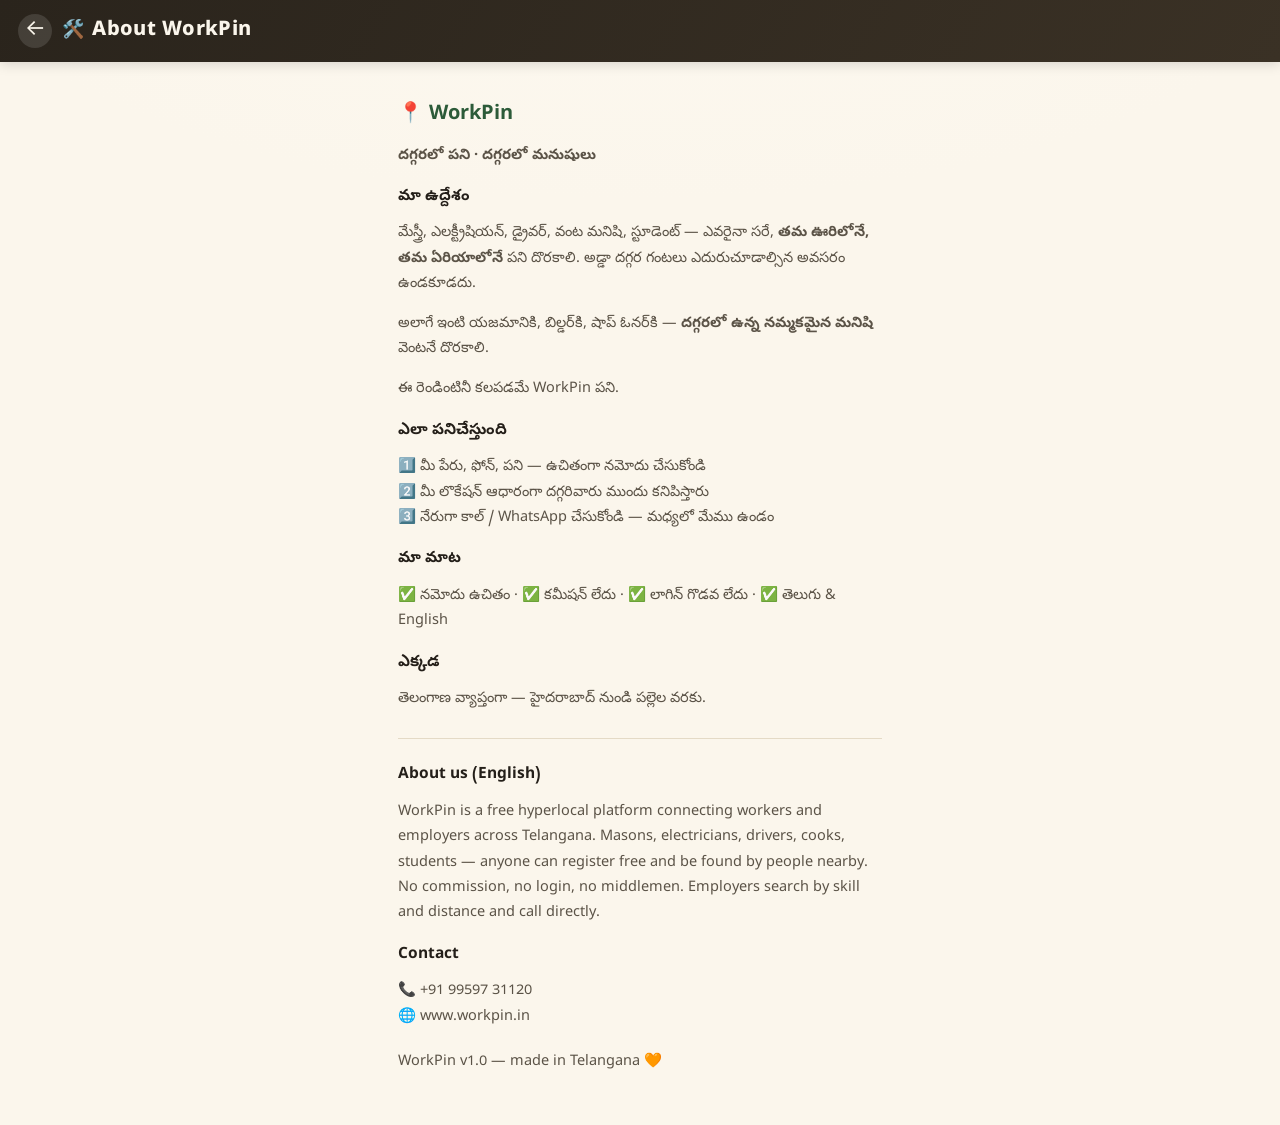
<file: about.html>
<!DOCTYPE html>
<html lang="te">
<head>
<meta charset="UTF-8">
<meta name="viewport" content="width=device-width, initial-scale=1.0">
<title>About WorkPin</title>
<link rel="stylesheet" href="assets/style.css">
<link rel="manifest" href="manifest.json">
<meta name="theme-color" content="#2C5B39">
<link rel="apple-touch-icon" href="assets/icons/icon-192.png">
<link rel="icon" href="assets/icons/icon-192.png">
</head>
<body>

<div class="topbar">
  <a class="back" href="settings.html">←</a>
  <div class="brand">About WorkPin</div>
</div>

<div class="wrap legal">

  <h2>📍 WorkPin</h2>
  <p><b>దగ్గరలో పని · దగ్గరలో మనుషులు</b></p>

  <h3>మా ఉద్దేశం</h3>
  <p>మేస్త్రీ, ఎలక్ట్రీషియన్, డ్రైవర్, వంట మనిషి, స్టూడెంట్ — ఎవరైనా సరే, <b>తమ ఊరిలోనే, తమ ఏరియాలోనే</b> పని దొరకాలి. అడ్డా దగ్గర గంటలు ఎదురుచూడాల్సిన అవసరం ఉండకూడదు.</p>
  <p>అలాగే ఇంటి యజమానికి, బిల్డర్‌కి, షాప్ ఓనర్‌కి — <b>దగ్గరలో ఉన్న నమ్మకమైన మనిషి</b> వెంటనే దొరకాలి.</p>
  <p>ఈ రెండింటినీ కలపడమే WorkPin పని.</p>

  <h3>ఎలా పనిచేస్తుంది</h3>
  <p>1️⃣ మీ పేరు, ఫోన్, పని — ఉచితంగా నమోదు చేసుకోండి<br>
     2️⃣ మీ లొకేషన్ ఆధారంగా దగ్గరివారు ముందు కనిపిస్తారు<br>
     3️⃣ నేరుగా కాల్ / WhatsApp చేసుకోండి — మధ్యలో మేము ఉండం</p>

  <h3>మా మాట</h3>
  <p>✅ నమోదు ఉచితం · ✅ కమీషన్ లేదు · ✅ లాగిన్ గొడవ లేదు · ✅ తెలుగు & English</p>

  <h3>ఎక్కడ</h3>
  <p>తెలంగాణ వ్యాప్తంగా — హైదరాబాద్ నుండి పల్లెల వరకు.</p>

  <hr>

  <h3>About us (English)</h3>
  <p>WorkPin is a free hyperlocal platform connecting workers and employers across Telangana. Masons, electricians, drivers, cooks, students — anyone can register free and be found by people nearby. No commission, no login, no middlemen. Employers search by skill and distance and call directly.</p>

  <h3>Contact</h3>
  <p>📞 +91 99597 31120<br>🌐 www.workpin.in</p>

  <p class="note" style="margin-top:20px">WorkPin v1.0 — made in Telangana 🧡</p>

</div>

<script src="assets/data.js"></script>
</body>
</html>
</file>
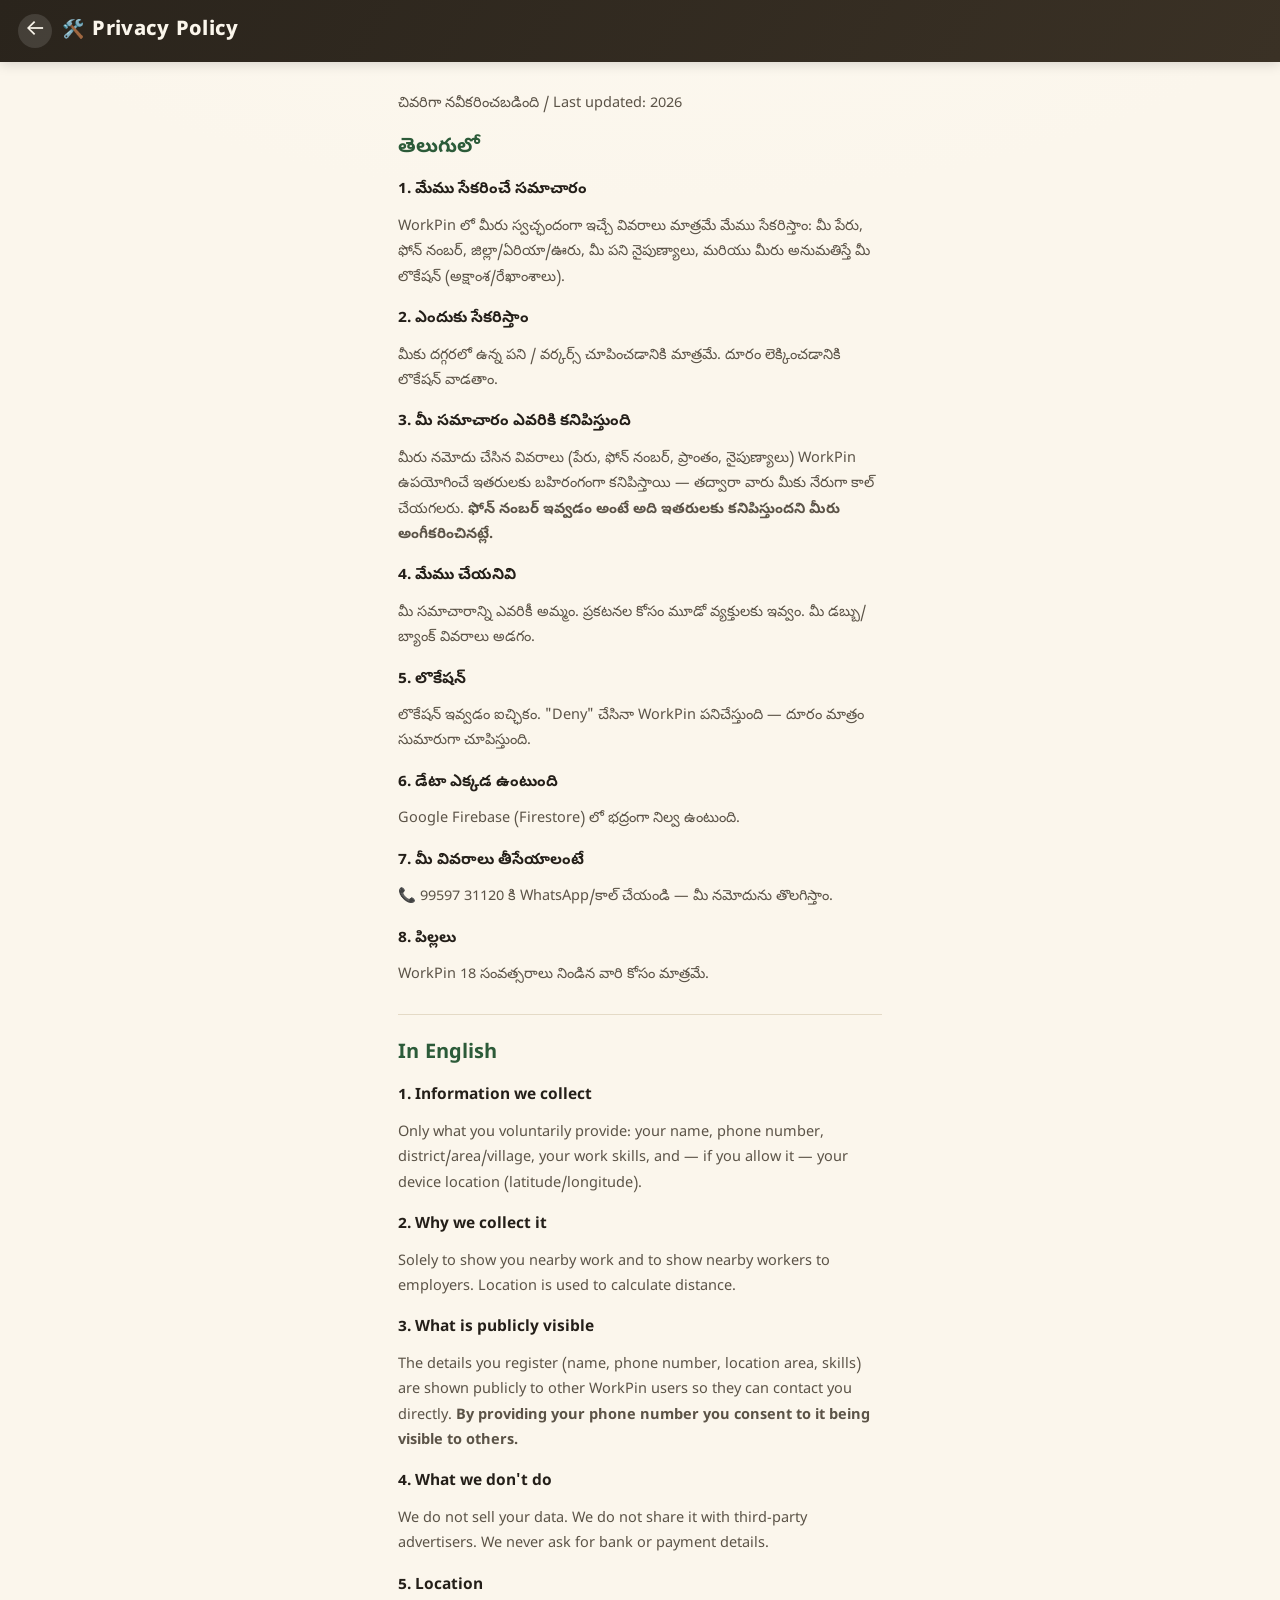
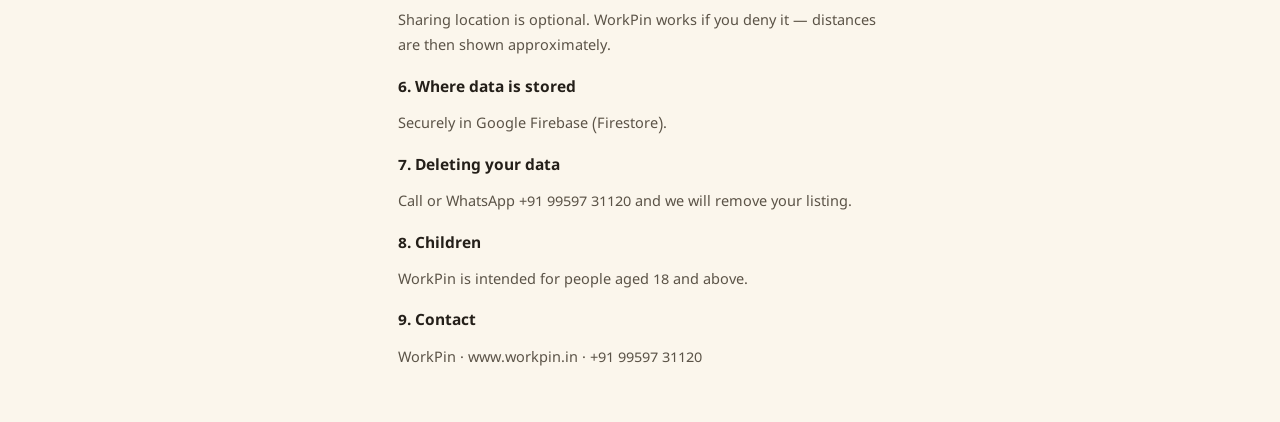
<file: privacy.html>
<!DOCTYPE html>
<html lang="te">
<head>
<meta charset="UTF-8">
<meta name="viewport" content="width=device-width, initial-scale=1.0">
<title>Privacy Policy | WorkPin</title>
<link rel="stylesheet" href="assets/style.css">
<link rel="manifest" href="manifest.json">
<meta name="theme-color" content="#2C5B39">
<link rel="apple-touch-icon" href="assets/icons/icon-192.png">
<link rel="icon" href="assets/icons/icon-192.png">
</head>
<body>

<div class="topbar">
  <a class="back" href="settings.html">←</a>
  <div class="brand">Privacy Policy</div>
</div>

<div class="wrap legal">

  <p class="note">చివరిగా నవీకరించబడింది / Last updated: 2026</p>

  <h2>తెలుగులో</h2>

  <h3>1. మేము సేకరించే సమాచారం</h3>
  <p>WorkPin లో మీరు స్వచ్ఛందంగా ఇచ్చే వివరాలు మాత్రమే మేము సేకరిస్తాం: మీ పేరు, ఫోన్ నంబర్, జిల్లా/ఏరియా/ఊరు, మీ పని నైపుణ్యాలు, మరియు మీరు అనుమతిస్తే మీ లొకేషన్ (అక్షాంశ/రేఖాంశాలు).</p>

  <h3>2. ఎందుకు సేకరిస్తాం</h3>
  <p>మీకు దగ్గరలో ఉన్న పని / వర్కర్స్ చూపించడానికి మాత్రమే. దూరం లెక్కించడానికి లొకేషన్ వాడతాం.</p>

  <h3>3. మీ సమాచారం ఎవరికి కనిపిస్తుంది</h3>
  <p>మీరు నమోదు చేసిన వివరాలు (పేరు, ఫోన్ నంబర్, ప్రాంతం, నైపుణ్యాలు) WorkPin ఉపయోగించే ఇతరులకు బహిరంగంగా కనిపిస్తాయి — తద్వారా వారు మీకు నేరుగా కాల్ చేయగలరు. <b>ఫోన్ నంబర్ ఇవ్వడం అంటే అది ఇతరులకు కనిపిస్తుందని మీరు అంగీకరించినట్లే.</b></p>

  <h3>4. మేము చేయనివి</h3>
  <p>మీ సమాచారాన్ని ఎవరికీ అమ్మం. ప్రకటనల కోసం మూడో వ్యక్తులకు ఇవ్వం. మీ డబ్బు/బ్యాంక్ వివరాలు అడగం.</p>

  <h3>5. లొకేషన్</h3>
  <p>లొకేషన్ ఇవ్వడం ఐచ్ఛికం. "Deny" చేసినా WorkPin పనిచేస్తుంది — దూరం మాత్రం సుమారుగా చూపిస్తుంది.</p>

  <h3>6. డేటా ఎక్కడ ఉంటుంది</h3>
  <p>Google Firebase (Firestore) లో భద్రంగా నిల్వ ఉంటుంది.</p>

  <h3>7. మీ వివరాలు తీసేయాలంటే</h3>
  <p>📞 99597 31120 కి WhatsApp/కాల్ చేయండి — మీ నమోదును తొలగిస్తాం.</p>

  <h3>8. పిల్లలు</h3>
  <p>WorkPin 18 సంవత్సరాలు నిండిన వారి కోసం మాత్రమే.</p>

  <hr>

  <h2>In English</h2>

  <h3>1. Information we collect</h3>
  <p>Only what you voluntarily provide: your name, phone number, district/area/village, your work skills, and — if you allow it — your device location (latitude/longitude).</p>

  <h3>2. Why we collect it</h3>
  <p>Solely to show you nearby work and to show nearby workers to employers. Location is used to calculate distance.</p>

  <h3>3. What is publicly visible</h3>
  <p>The details you register (name, phone number, location area, skills) are shown publicly to other WorkPin users so they can contact you directly. <b>By providing your phone number you consent to it being visible to others.</b></p>

  <h3>4. What we don't do</h3>
  <p>We do not sell your data. We do not share it with third-party advertisers. We never ask for bank or payment details.</p>

  <h3>5. Location</h3>
  <p>Sharing location is optional. WorkPin works if you deny it — distances are then shown approximately.</p>

  <h3>6. Where data is stored</h3>
  <p>Securely in Google Firebase (Firestore).</p>

  <h3>7. Deleting your data</h3>
  <p>Call or WhatsApp +91 99597 31120 and we will remove your listing.</p>

  <h3>8. Children</h3>
  <p>WorkPin is intended for people aged 18 and above.</p>

  <h3>9. Contact</h3>
  <p>WorkPin · www.workpin.in · +91 99597 31120</p>

</div>

<script src="assets/data.js"></script>
</body>
</html>
</file>
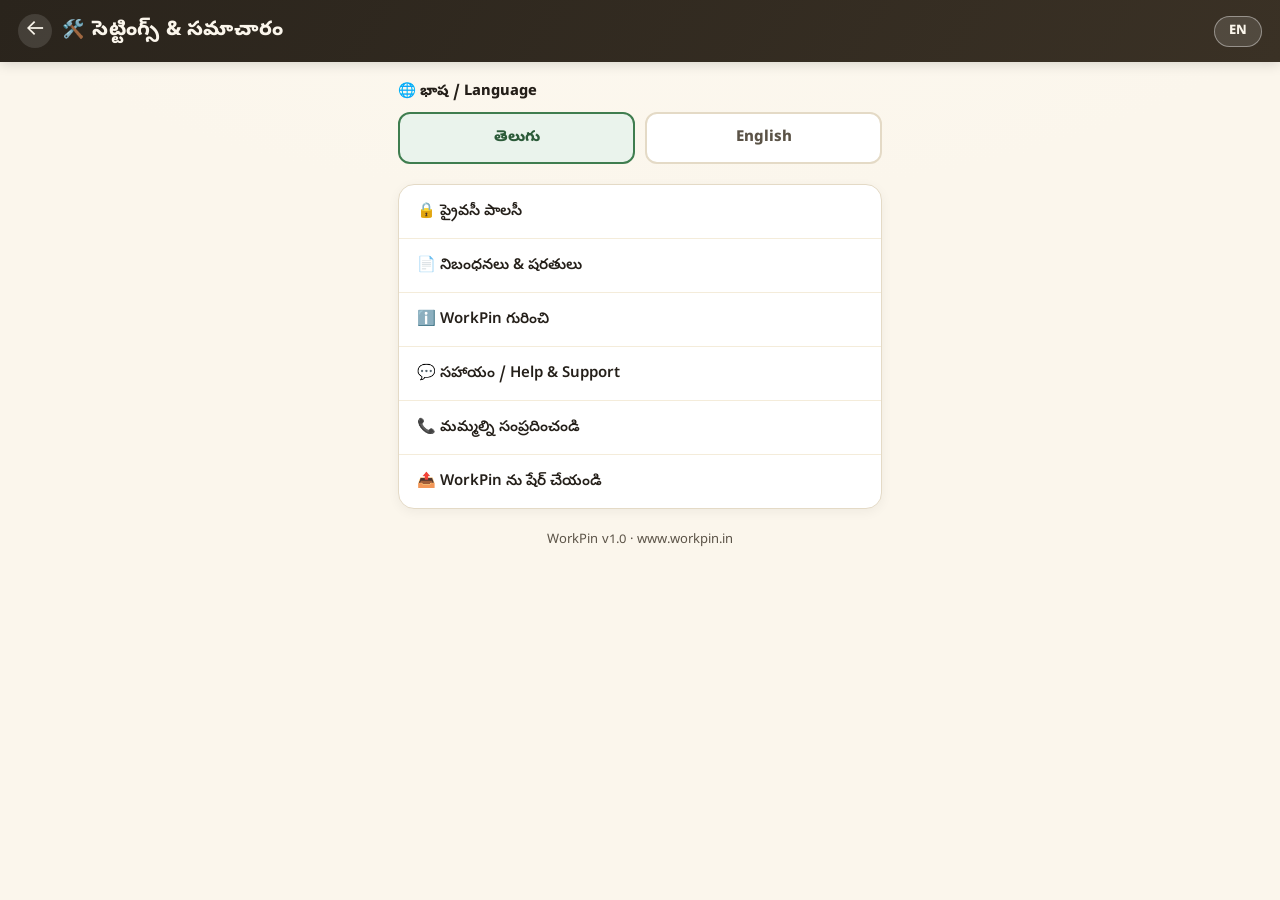
<file: settings.html>
<!DOCTYPE html>
<html lang="te">
<head>
<meta charset="UTF-8">
<meta name="viewport" content="width=device-width, initial-scale=1.0">
<title>Settings | WorkPin</title>
<link rel="stylesheet" href="assets/style.css">
<!-- PWA: ఫోన్ హోమ్ స్క్రీన్‌లో app లాగా install అవ్వడానికి -->
<link rel="manifest" href="manifest.json">
<meta name="theme-color" content="#2C5B39">
<meta name="mobile-web-app-capable" content="yes">
<meta name="apple-mobile-web-app-capable" content="yes">
<meta name="apple-mobile-web-app-status-bar-style" content="default">
<meta name="apple-mobile-web-app-title" content="WorkPin">
<link rel="apple-touch-icon" href="assets/icons/icon-192.png">
<link rel="icon" href="assets/icons/icon-192.png">
</head>
<body>

<div class="topbar">
  <a class="back" href="index.html">←</a>
  <div class="brand" data-i="settings_title"></div>
  <button class="lang-toggle" id="langToggle" onclick="toggleLang()">EN</button>
</div>

<div class="wrap">

  <!-- భాష మార్చడం -->
  <div class="set-group">
    <div class="set-label" data-i="lang_setting"></div>
    <div class="lang-row">
      <button class="langbtn" id="btnTe" onclick="pickLang('te')">తెలుగు</button>
      <button class="langbtn" id="btnEn" onclick="pickLang('en')">English</button>
    </div>
  </div>

  <!-- లింక్‌లు -->
  <div class="set-list">
    <a href="privacy.html" data-i="s_privacy"></a>
    <a href="terms.html" data-i="s_terms"></a>
    <a href="about.html" data-i="s_about"></a>
    <a id="helpLink" target="_blank" data-i="s_help"></a>
    <a id="contactLink" data-i="s_contact"></a>
    <a id="shareLink" target="_blank" data-i="s_share"></a>
  </div>

  <p class="note" style="text-align:center;margin-top:22px">WorkPin v1.0 · www.workpin.in</p>
</div>

<script src="assets/data.js"></script>
<script>
if(!getLang()) setLang('te');
applyLang();

// ప్రస్తుత భాషను highlight చేయి
function markLang(){
  const l = getLang() || 'te';
  document.getElementById('btnTe').classList.toggle('on', l==='te');
  document.getElementById('btnEn').classList.toggle('on', l==='en');
}
markLang();

function pickLang(l){
  setLang(l);
  location.reload();
}

// Help & Contact — మీ WhatsApp/ఫోన్ కి
const num = (typeof OWNER_WHATSAPP!=='undefined' && OWNER_WHATSAPP) ? OWNER_WHATSAPP : '';
if(num){
  document.getElementById('helpLink').href = `https://wa.me/${num}?text=${encodeURIComponent('WorkPin సహాయం కావాలి')}`;
  document.getElementById('contactLink').href = `tel:+${num}`;
}
// App share
document.getElementById('shareLink').href = 'https://wa.me/?text=' + encodeURIComponent(t('share_app_msg'));
</script>
<script>
// Service worker register — offline support + home screen install
if('serviceWorker' in navigator){
  window.addEventListener('load', ()=>{
    navigator.serviceWorker.register('sw.js').catch(()=>{});
  });
}
</script>
</body>
</html>
</file>
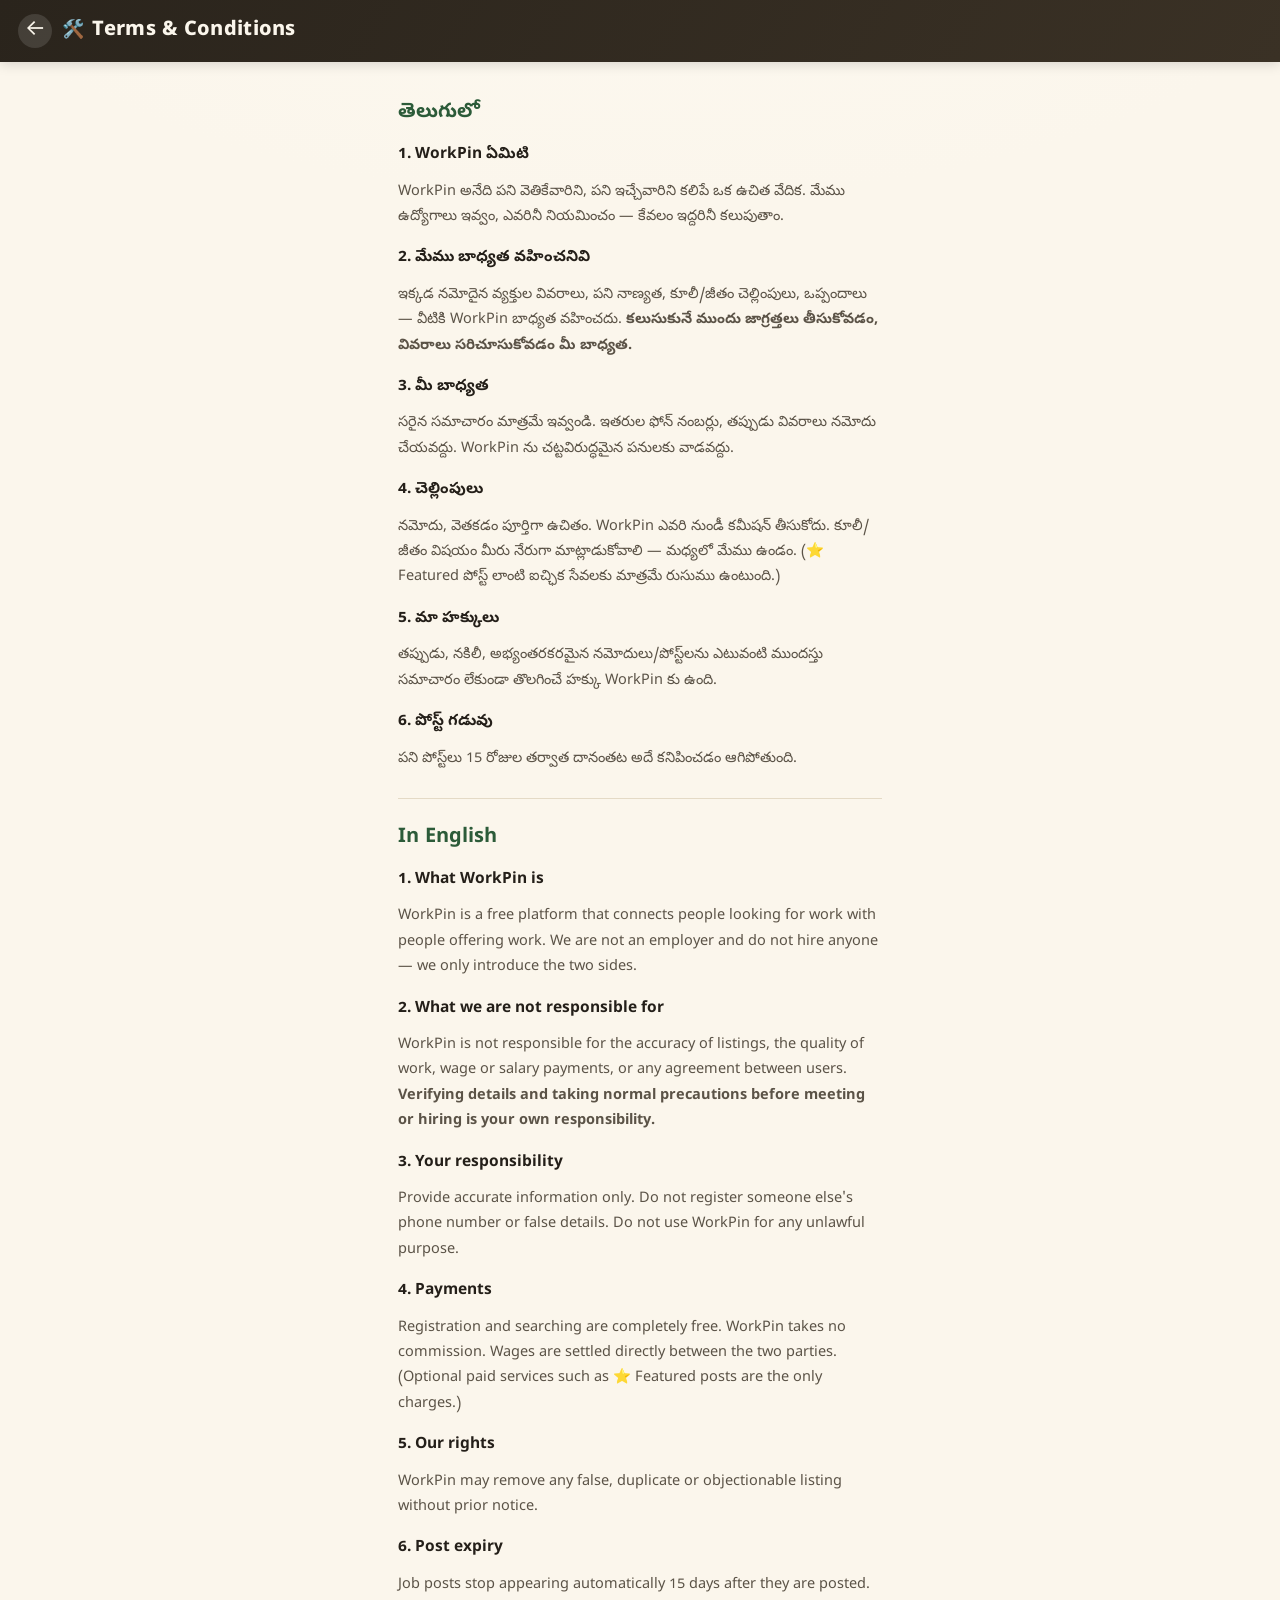
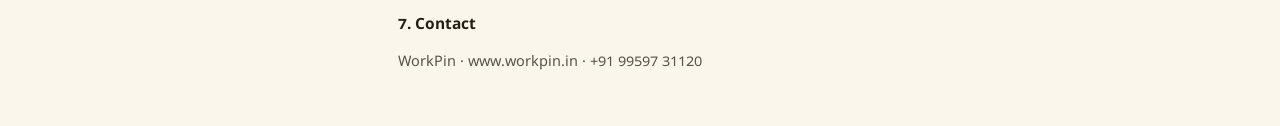
<file: terms.html>
<!DOCTYPE html>
<html lang="te">
<head>
<meta charset="UTF-8">
<meta name="viewport" content="width=device-width, initial-scale=1.0">
<title>Terms & Conditions | WorkPin</title>
<link rel="stylesheet" href="assets/style.css">
<link rel="manifest" href="manifest.json">
<meta name="theme-color" content="#2C5B39">
<link rel="apple-touch-icon" href="assets/icons/icon-192.png">
<link rel="icon" href="assets/icons/icon-192.png">
</head>
<body>

<div class="topbar">
  <a class="back" href="settings.html">←</a>
  <div class="brand">Terms & Conditions</div>
</div>

<div class="wrap legal">

  <h2>తెలుగులో</h2>

  <h3>1. WorkPin ఏమిటి</h3>
  <p>WorkPin అనేది పని వెతికేవారిని, పని ఇచ్చేవారిని కలిపే ఒక ఉచిత వేదిక. మేము ఉద్యోగాలు ఇవ్వం, ఎవరినీ నియమించం — కేవలం ఇద్దరినీ కలుపుతాం.</p>

  <h3>2. మేము బాధ్యత వహించనివి</h3>
  <p>ఇక్కడ నమోదైన వ్యక్తుల వివరాలు, పని నాణ్యత, కూలీ/జీతం చెల్లింపులు, ఒప్పందాలు — వీటికి WorkPin బాధ్యత వహించదు. <b>కలుసుకునే ముందు జాగ్రత్తలు తీసుకోవడం, వివరాలు సరిచూసుకోవడం మీ బాధ్యత.</b></p>

  <h3>3. మీ బాధ్యత</h3>
  <p>సరైన సమాచారం మాత్రమే ఇవ్వండి. ఇతరుల ఫోన్ నంబర్లు, తప్పుడు వివరాలు నమోదు చేయవద్దు. WorkPin ను చట్టవిరుద్ధమైన పనులకు వాడవద్దు.</p>

  <h3>4. చెల్లింపులు</h3>
  <p>నమోదు, వెతకడం పూర్తిగా ఉచితం. WorkPin ఎవరి నుండీ కమీషన్ తీసుకోదు. కూలీ/జీతం విషయం మీరు నేరుగా మాట్లాడుకోవాలి — మధ్యలో మేము ఉండం. (⭐ Featured పోస్ట్ లాంటి ఐచ్ఛిక సేవలకు మాత్రమే రుసుము ఉంటుంది.)</p>

  <h3>5. మా హక్కులు</h3>
  <p>తప్పుడు, నకిలీ, అభ్యంతరకరమైన నమోదులు/పోస్ట్‌లను ఎటువంటి ముందస్తు సమాచారం లేకుండా తొలగించే హక్కు WorkPin కు ఉంది.</p>

  <h3>6. పోస్ట్ గడువు</h3>
  <p>పని పోస్ట్‌లు 15 రోజుల తర్వాత దానంతట అదే కనిపించడం ఆగిపోతుంది.</p>

  <hr>

  <h2>In English</h2>

  <h3>1. What WorkPin is</h3>
  <p>WorkPin is a free platform that connects people looking for work with people offering work. We are not an employer and do not hire anyone — we only introduce the two sides.</p>

  <h3>2. What we are not responsible for</h3>
  <p>WorkPin is not responsible for the accuracy of listings, the quality of work, wage or salary payments, or any agreement between users. <b>Verifying details and taking normal precautions before meeting or hiring is your own responsibility.</b></p>

  <h3>3. Your responsibility</h3>
  <p>Provide accurate information only. Do not register someone else's phone number or false details. Do not use WorkPin for any unlawful purpose.</p>

  <h3>4. Payments</h3>
  <p>Registration and searching are completely free. WorkPin takes no commission. Wages are settled directly between the two parties. (Optional paid services such as ⭐ Featured posts are the only charges.)</p>

  <h3>5. Our rights</h3>
  <p>WorkPin may remove any false, duplicate or objectionable listing without prior notice.</p>

  <h3>6. Post expiry</h3>
  <p>Job posts stop appearing automatically 15 days after they are posted.</p>

  <h3>7. Contact</h3>
  <p>WorkPin · www.workpin.in · +91 99597 31120</p>

</div>

<script src="assets/data.js"></script>
</body>
</html>
</file>
<file: assets/style.css>
/* WorkPin — shared styles (v2, polished)
   Palette: warm cream, deep green (worker), terracotta (employer), sun gold accents */
@import url('https://fonts.googleapis.com/css2?family=Noto+Sans+Telugu:wght@400;600;700;800&family=Inter:wght@400;600;700;800&display=swap');

:root{
  --cream:#FBF6EC;
  --cream-deep:#F4ECDA;
  --ink:#241F19;
  --ink-soft:#5B5347;
  --green:#3F7D4F;
  --green-dark:#2C5B39;
  --green-glow:rgba(63,125,79,.25);
  --terracotta:#C1682E;
  --terracotta-dark:#9C5223;
  --terra-glow:rgba(193,104,46,.25);
  --sun:#E8A93B;
  --line:#E4DAC6;
  --card:#FFFFFF;
  --radius:18px;
}

*{box-sizing:border-box}
html,body{margin:0;padding:0}
body{
  background:
    radial-gradient(1200px 500px at 50% -100px, #FDF9F0 0%, var(--cream) 60%),
    var(--cream);
  color:var(--ink);
  font-family:'Noto Sans Telugu','Inter',sans-serif;
  min-height:100vh;
  -webkit-tap-highlight-color:transparent;
}

.wrap{max-width:520px;margin:0 auto;padding:20px 18px 40px}

/* ---------- Top bar ---------- */
.topbar{
  display:flex;align-items:center;gap:10px;
  padding:14px 18px;
  background:linear-gradient(120deg,#2A241C 0%,#3A3125 100%);
  color:var(--cream);
  position:sticky;top:0;z-index:20;
  box-shadow:0 2px 12px rgba(0,0,0,.15);
}
.topbar .brand{
  font-weight:800;font-size:20px;letter-spacing:.3px;
  display:flex;align-items:center;gap:8px;
}
.topbar .brand::before{content:"🛠️";font-size:18px}
.topbar a.back{
  color:var(--cream);text-decoration:none;font-size:22px;line-height:1;
  width:34px;height:34px;display:flex;align-items:center;justify-content:center;
  border-radius:50%;background:rgba(255,255,255,.12);
}

h1{font-size:26px;font-weight:800;margin:10px 0 6px;line-height:1.32}
h2{font-size:18px;font-weight:700;margin:24px 0 10px}
p.sub{color:var(--ink-soft);font-size:15px;margin:0 0 20px;line-height:1.6}

/* ---------- Home hero ---------- */
.hero{
  text-align:left;padding:6px 0 4px;
}
.hero .halo{
  font-size:13px;font-weight:700;color:var(--green-dark);
  background:#EAF3EC;border:1px solid #CFE3D4;
  display:inline-flex;align-items:center;gap:6px;
  padding:6px 12px;border-radius:999px;margin-bottom:10px;
}

/* ---------- Path cards ---------- */
.path-card{
  display:flex;align-items:center;gap:16px;
  border-radius:22px;
  padding:22px 18px;
  margin-bottom:16px;
  text-decoration:none;
  color:#fff;
  position:relative;
  overflow:hidden;
  box-shadow:0 10px 24px rgba(0,0,0,.10);
  transition:transform .15s ease, box-shadow .15s ease;
}
.path-card:active{transform:scale(.98)}
.path-card::after{
  content:"→";
  position:absolute;right:16px;top:50%;transform:translateY(-50%);
  font-size:22px;opacity:.85;
}
.path-card::before{
  content:"";
  position:absolute;right:-40px;top:-40px;width:140px;height:140px;
  border-radius:50%;background:rgba(255,255,255,.10);
}
.path-card .icon{
  font-size:34px;line-height:1;
  width:62px;height:62px;flex:0 0 62px;
  display:flex;align-items:center;justify-content:center;
  background:rgba(255,255,255,.16);
  border-radius:18px;
  box-shadow:inset 0 0 0 1.5px rgba(255,255,255,.25);
}
.path-card .txt{padding-right:26px}
.path-card .txt b{display:block;font-size:19px;font-weight:800;margin-bottom:3px}
.path-card .txt span{display:block;font-size:13.5px;opacity:.94;line-height:1.5}
.path-card.worker{background:linear-gradient(135deg,#4A8F5C 0%,var(--green-dark) 100%)}
.path-card.employer{background:linear-gradient(135deg,#D07835 0%,var(--terracotta-dark) 100%)}

/* ---------- Stats strip ---------- */
.stats{
  display:flex;gap:10px;margin:6px 0 20px;
}
.stats .stat{
  flex:1;background:var(--card);
  border:1px solid var(--line);border-radius:16px;
  padding:14px 10px;text-align:center;
  box-shadow:0 3px 10px rgba(0,0,0,.04);
}
.stats .stat b{display:block;font-size:22px;color:var(--green-dark)}
.stats .stat:last-child b{color:var(--terracotta-dark)}
.stats .stat span{font-size:12px;color:var(--ink-soft);font-weight:600}

.mini-links{display:flex;gap:10px;margin-top:8px}
.mini-links a{
  flex:1;text-align:center;padding:14px 10px;border-radius:14px;
  background:var(--card);border:1px solid var(--line);
  color:var(--ink);text-decoration:none;font-size:14px;font-weight:700;
  box-shadow:0 3px 10px rgba(0,0,0,.04);
  transition:transform .12s ease;
}
.mini-links a:active{transform:scale(.97)}

/* ---------- Forms ---------- */
label{display:block;font-size:14px;font-weight:700;margin:18px 0 7px;color:var(--ink)}
input[type=text],input[type=tel],select,textarea{
  width:100%;padding:14px;border-radius:14px;border:1.5px solid var(--line);
  background:#fff;font-size:16px;font-family:inherit;color:var(--ink);
  box-shadow:0 1px 4px rgba(0,0,0,.03) inset;
  transition:border-color .15s ease, box-shadow .15s ease;
}
input:focus,select:focus,textarea:focus{
  outline:none;border-color:var(--sun);
  box-shadow:0 0 0 3px rgba(232,169,59,.25);
}
textarea{resize:vertical;min-height:70px}
select{
  appearance:none;-webkit-appearance:none;
  background-image:url("data:image/svg+xml;charset=UTF-8,%3Csvg xmlns='http://www.w3.org/2000/svg' width='14' height='9' viewBox='0 0 14 9'%3E%3Cpath d='M1 1l6 6 6-6' stroke='%235B5347' stroke-width='2' fill='none' stroke-linecap='round'/%3E%3C/svg%3E");
  background-repeat:no-repeat;background-position:right 14px center;
  padding-right:38px;
}

.chips{display:flex;flex-wrap:wrap;gap:8px;margin-top:8px}
.chip{
  padding:9px 15px;border-radius:999px;border:1.5px solid var(--line);
  background:#fff;font-size:14px;cursor:pointer;user-select:none;color:var(--ink);
  transition:all .12s ease;
  box-shadow:0 2px 5px rgba(0,0,0,.03);
}
.chip:active{transform:scale(.95)}
.chip.on{
  background:linear-gradient(135deg,#4A8F5C,var(--green-dark));
  border-color:var(--green-dark);color:#fff;font-weight:700;
  box-shadow:0 3px 10px var(--green-glow);
}
.group-label{font-size:13.5px;font-weight:800;color:var(--ink-soft);margin:18px 0 4px;letter-spacing:.2px}

.btn{
  display:block;width:100%;text-align:center;padding:16px;border-radius:16px;
  border:none;font-size:16.5px;font-weight:800;cursor:pointer;margin-top:24px;
  font-family:inherit;color:#fff;
  transition:transform .12s ease, box-shadow .12s ease;
}
.btn.green{background:linear-gradient(135deg,#4A8F5C,var(--green-dark));box-shadow:0 8px 20px var(--green-glow)}
.btn.terracotta{background:linear-gradient(135deg,#D07835,var(--terracotta-dark));box-shadow:0 8px 20px var(--terra-glow)}
.btn.locbtn{
  background:#fff;color:var(--green-dark);
  border:1.5px dashed var(--green);
  box-shadow:none;margin-top:4px;padding:13px;font-size:15px;
}
.btn.locbtn:disabled{opacity:.6}
.btn:active{transform:scale(.98)}

.note{font-size:13px;color:var(--ink-soft);margin-top:10px;line-height:1.6}

/* ---------- Listing cards ---------- */
.filters{display:flex;gap:8px;margin-bottom:16px;flex-wrap:wrap}
.filters select{flex:1;min-width:120px}

.locbox{
  background:var(--card);border:1px solid var(--line);border-radius:16px;
  padding:14px;margin-bottom:16px;box-shadow:0 3px 10px rgba(0,0,0,.04);
}
.locbox .row{display:flex;gap:8px;margin-top:10px}
.locbox select{flex:1}
.locstatus{font-size:13px;color:var(--ink-soft);display:flex;align-items:center;gap:6px;line-height:1.5}

.card{
  background:var(--card);border:1px solid var(--line);border-radius:18px;
  padding:16px;margin-bottom:14px;
  box-shadow:0 4px 14px rgba(0,0,0,.05);
  animation:cardIn .25s ease both;
}
@keyframes cardIn{
  from{opacity:0;transform:translateY(8px)}
  to{opacity:1;transform:none}
}
.card b.name{font-size:17px;display:block}
.card .place{color:var(--ink-soft);font-size:14px;margin-top:3px;line-height:1.5}
.card .tags{display:flex;flex-wrap:wrap;gap:6px;margin-top:10px}
.card .tag{
  background:var(--cream);border:1px solid var(--line);border-radius:999px;
  padding:5px 11px;font-size:12.5px;font-weight:600;
}
.card .actions{display:flex;gap:10px;margin-top:14px}
.card .actions a{
  flex:1;text-align:center;padding:12px;border-radius:12px;text-decoration:none;
  font-weight:800;font-size:14px;
  transition:transform .12s ease;
}
.card .actions a:active{transform:scale(.96)}
.card .call{background:linear-gradient(135deg,#4A8F5C,var(--green-dark));color:#fff;box-shadow:0 4px 12px var(--green-glow)}
.card .wa{
  background:#25D366;color:#fff;box-shadow:0 4px 12px rgba(37,211,102,.3);
  display:flex;align-items:center;justify-content:center;gap:7px;
}
.card .wa svg{flex:0 0 auto;display:block}
.card .map{
  background:#fff;color:var(--ink);border:1.5px solid var(--line);
  box-shadow:0 2px 8px rgba(0,0,0,.05);
}
.card .share{
  background:var(--cream-deep);color:var(--ink);border:1.5px solid var(--line);
  box-shadow:0 2px 8px rgba(0,0,0,.05);
}
.card .actions + .actions{margin-top:8px}
.card .del{background:#B3261E;color:#fff;flex:0 0 auto;padding:11px 16px}

.dist{
  display:inline-block;margin-top:9px;font-size:13px;font-weight:800;
  color:var(--green-dark);background:#EAF3EC;border:1px solid #CFE3D4;
  padding:5px 12px;border-radius:999px;
}
.dist.far{color:var(--terracotta-dark);background:#FBEEE3;border-color:#F0DCC8}

.empty{
  text-align:center;padding:48px 20px;color:var(--ink-soft);line-height:1.7;
}
.empty .big{font-size:44px;display:block;margin-bottom:12px}

.toast{
  position:fixed;bottom:24px;left:50%;transform:translateX(-50%);
  background:var(--ink);color:#fff;padding:13px 22px;border-radius:14px;
  font-size:14px;font-weight:600;box-shadow:0 8px 24px rgba(0,0,0,.25);z-index:50;
  max-width:90%;text-align:center;
  animation:toastIn .2s ease both;
}
@keyframes toastIn{
  from{opacity:0;transform:translate(-50%,10px)}
  to{opacity:1;transform:translate(-50%,0)}
}

.loading{text-align:center;padding:36px;color:var(--ink-soft)}

/* ---------- Smart Skill Search ---------- */
.search-wrap{
  position:relative;
  margin-bottom:14px;
}
.search-box{
  position:relative;
  display:flex;align-items:center;
}
.search-box input{
  width:100%;
  padding:14px 44px 14px 16px;
  border-radius:999px;
  border:1.5px solid var(--line);
  background:#fff;
  font-size:15.5px;font-family:inherit;color:var(--ink);
  box-shadow:0 3px 12px rgba(0,0,0,.05);
  transition:border-color .15s ease, box-shadow .15s ease;
}
.search-box input:focus{
  outline:none;border-color:var(--sun);
  box-shadow:0 0 0 3px rgba(232,169,59,.22), 0 3px 12px rgba(0,0,0,.05);
}
.search-clear{
  position:absolute;right:8px;top:50%;transform:translateY(-50%);
  width:32px;height:32px;border-radius:50%;
  border:none;background:var(--cream-deep);color:var(--ink-soft);
  font-size:14px;font-weight:800;cursor:pointer;
  display:none;align-items:center;justify-content:center;
  font-family:inherit;
  transition:transform .12s ease;
}
.search-clear:active{transform:translateY(-50%) scale(.9)}
.search-clear.show{display:flex}

/* Suggestions dropdown */
.suggestions{
  position:absolute;left:0;right:0;top:calc(100% + 6px);
  background:#fff;border:1px solid var(--line);border-radius:16px;
  box-shadow:0 10px 28px rgba(0,0,0,.12);
  z-index:30;overflow:hidden;
  display:none;
  animation:sugIn .15s ease both;
}
.suggestions.show{display:block}
@keyframes sugIn{
  from{opacity:0;transform:translateY(-4px)}
  to{opacity:1;transform:none}
}
.suggestions .sug{
  padding:13px 18px;font-size:14.5px;cursor:pointer;
  border-bottom:1px solid var(--cream-deep);
  display:flex;align-items:center;gap:8px;
}
.suggestions .sug::before{content:"🔍";font-size:12px;opacity:.55}
.suggestions .sug:last-child{border-bottom:none}
.suggestions .sug:active{background:var(--cream)}

/* Match highlight in cards */
.card mark{
  background:rgba(232,169,59,.35);
  color:inherit;
  border-radius:4px;
  padding:0 2px;
  font-weight:800;
}

/* ⚡ Quick pick chips (ఎప్పటి నుండి రెడీ) */
.quick-label{
  font-size:13px;font-weight:700;color:var(--ink-soft);
  margin:2px 0 8px;
}
.quick-chips{display:flex;flex-wrap:wrap;gap:8px;margin-bottom:10px}
.qchip{
  padding:9px 15px;border-radius:999px;
  border:1.5px solid var(--line);background:#fff;
  font-size:13.5px;font-weight:700;color:var(--ink-soft);
  cursor:pointer;user-select:none;
  transition:all .12s ease;
}
.qchip.on{
  background:var(--green-dark);border-color:var(--green-dark);color:#fff;
}
.qchip:active{transform:scale(.96)}

/* ➕ Add another (వరుస enrollments) */
.add-another{
  margin-top:16px;padding:18px 16px;text-align:center;
  background:#EAF3EC;border:1.5px solid #CFE3D4;border-radius:16px;
}
.add-another .ok-line{
  font-weight:800;font-size:16px;color:var(--green-dark);margin-bottom:12px;
}
.add-another button{
  width:100%;padding:15px;border:none;border-radius:12px;
  background:var(--green-dark);color:#fff;
  font-family:inherit;font-size:15.5px;font-weight:800;cursor:pointer;
}
.add-another button:active{transform:scale(.98)}
.add-another a{
  display:inline-block;margin-top:12px;
  color:var(--green-dark);font-weight:700;font-size:14px;
}

/* ⚙️ Settings page */
.set-group{margin-bottom:20px}
.set-label{font-weight:800;font-size:14.5px;color:var(--ink);margin-bottom:10px}
.lang-row{display:flex;gap:10px}
.langbtn{
  flex:1;padding:14px;border-radius:12px;font-family:inherit;
  font-size:15px;font-weight:800;cursor:pointer;
  border:2px solid var(--line);background:#fff;color:var(--ink-soft);
}
.langbtn.on{background:#EAF3EC;border-color:var(--green);color:var(--green-dark)}
.langbtn:active{transform:scale(.97)}

.set-list{
  background:#fff;border:1px solid var(--line);border-radius:16px;
  overflow:hidden;box-shadow:0 3px 12px rgba(0,0,0,.05);
}
.set-list a{
  display:block;padding:16px 18px;
  font-size:15px;font-weight:600;color:var(--ink);
  text-decoration:none;border-bottom:1px solid var(--cream-deep);
}
.set-list a:last-child{border-bottom:none}
.set-list a:active{background:var(--cream)}

/* 📄 Legal / info pages */
.legal h2{font-size:20px;color:var(--green-dark);margin:18px 0 10px}
.legal h3{font-size:15.5px;color:var(--ink);margin:18px 0 6px}
.legal p{font-size:14.5px;line-height:1.75;color:var(--ink-soft);margin-bottom:10px}
.legal hr{border:none;border-top:1px solid var(--line);margin:26px 0}

/* 📲 PWA install banner */
.install-bar{
  display:flex;flex-direction:column;gap:10px;
  background:linear-gradient(135deg,#EAF3EC,#DCEBE0);
  border:1.5px solid #CFE3D4;
  color:var(--green-dark);
  font-weight:700;font-size:14px;line-height:1.5;
  padding:14px 16px;border-radius:16px;margin-bottom:16px;
  box-shadow:0 3px 10px rgba(0,0,0,.04);
}
.install-actions{display:flex;gap:10px}
.install-bar button{
  flex:1;padding:11px;border-radius:10px;border:none;
  font-family:inherit;font-size:14px;font-weight:800;cursor:pointer;
  background:var(--green-dark);color:#fff;
}
.install-bar button.later{
  background:#fff;color:var(--ink-soft);border:1.5px solid var(--line);
  flex:0 0 90px;
}
.install-bar button:active{transform:scale(.97)}

/* 👤 Shared profile focus bar */
.focus-bar{
  display:flex;flex-direction:column;gap:8px;
  background:linear-gradient(135deg,#EAF3EC,#DCEBE0);
  border:1.5px solid #CFE3D4;
  color:var(--green-dark);
  font-weight:800;font-size:14.5px;
  padding:13px 16px;border-radius:14px;margin-bottom:14px;
}
.focus-bar a{
  color:var(--green-dark);font-weight:700;font-size:13.5px;
  text-decoration:underline;
}

/* 📝 Post-work banner on worker search page */
.post-banner{
  display:block;
  background:linear-gradient(135deg,#FBEEE3,#F8E3CC);
  border:1.5px solid #F0DCC8;
  color:var(--terracotta-dark);
  font-weight:700;font-size:14px;line-height:1.5;
  padding:13px 16px;border-radius:14px;
  text-decoration:none;margin-bottom:16px;
  box-shadow:0 3px 10px rgba(0,0,0,.04);
}
.post-banner:active{transform:scale(.98)}

/* ✅ Verified worker badge */
.vbadge{
  display:inline-block;font-size:11.5px;font-weight:800;
  color:var(--green-dark);background:#EAF3EC;border:1px solid #CFE3D4;
  padding:3px 9px;border-radius:999px;vertical-align:middle;margin-left:6px;
}

/* 🎓 Part-time / student badge */
.ptbadge{
  display:inline-block;font-size:11.5px;font-weight:800;
  color:#5B4A9C;background:#EEEAF8;border:1px solid #D9D0F0;
  padding:3px 9px;border-radius:999px;vertical-align:middle;margin-left:6px;
}

/* 🔴 Busy status badge */
.busybadge{
  display:inline-block;font-size:11.5px;font-weight:800;
  color:#A33B2E;background:#FBE9E5;border:1px solid #F2D3CC;
  padding:3px 9px;border-radius:999px;vertical-align:middle;margin-left:6px;
}

/* 📍 My Profile — current location section */
.curloc{
  margin-top:16px;padding-top:14px;
  border-top:1.5px solid var(--line);
}
.curloc-title{
  font-weight:800;font-size:15px;color:var(--green-dark);margin-bottom:4px;
}
.curloc-help{
  font-size:12.5px;color:var(--ink-soft);line-height:1.5;margin-bottom:10px;
}
.curloc select, .curloc input{margin-bottom:8px}
.curloc .curloc-btn{margin-top:4px;padding:13px;font-size:14.5px}
.curloc .curloc-gps{margin:0 0 10px;padding:12px;font-size:14px}
.curloc-msg{
  font-size:12.5px;line-height:1.5;color:var(--green-dark);
  background:#EAF3EC;border:1px solid #CFE3D4;
  padding:9px 12px;border-radius:10px;margin-bottom:10px;
}

/* My Profile — status toggle buttons */
.status-btns{
  display:flex;gap:10px;margin-top:14px;
}
.stbtn{
  flex:1;padding:13px;border-radius:12px;font-family:inherit;
  font-size:14.5px;font-weight:800;cursor:pointer;
  border:2px solid var(--line);background:#fff;color:var(--ink-soft);
  transition:all .15s ease;
}
.stbtn.free.on{
  background:#EAF3EC;border-color:var(--green);color:var(--green-dark);
}
.stbtn.busy.on{
  background:#FBE9E5;border-color:#C4573F;color:#A33B2E;
}
.stbtn:active{transform:scale(.97)}

/* ⭐ Featured job post */
.card.featured{
  border:2px solid var(--sun);
  box-shadow:0 6px 20px rgba(232,169,59,.25);
  background:linear-gradient(180deg,#FFFBF2 0%,#fff 40%);
}
.fbadge{
  display:inline-block;font-size:11.5px;font-weight:800;
  color:var(--terracotta-dark);background:#FBEEE3;border:1px solid #F0DCC8;
  padding:3px 10px;border-radius:999px;margin-bottom:8px;
}

footer.foot{
  text-align:center;color:var(--ink-soft);font-size:12.5px;
  padding:28px 18px 8px;
}

/* ---------- Language overlay ---------- */
.lang-overlay{
  position:fixed;inset:0;z-index:100;
  background:
    radial-gradient(800px 400px at 50% -80px, #FDF9F0 0%, var(--cream) 65%),
    var(--cream);
  display:none;align-items:center;justify-content:center;flex-direction:column;
  padding:24px;text-align:center;
}
.lang-overlay .logo{
  font-size:44px;margin-bottom:8px;
}
.lang-overlay h2{font-size:23px;margin:0 0 6px;line-height:1.4}
.lang-overlay p{color:var(--ink-soft);margin:0 0 26px;font-size:14.5px}
.lang-btn{
  display:block;width:100%;max-width:320px;padding:18px;border-radius:18px;
  border:none;font-size:18px;font-weight:800;cursor:pointer;margin-bottom:14px;
  font-family:inherit;color:#fff;
  transition:transform .12s ease;
}
.lang-btn:active{transform:scale(.97)}
.lang-btn.te{background:linear-gradient(135deg,#4A8F5C,var(--green-dark));box-shadow:0 10px 24px var(--green-glow)}
.lang-btn.en{background:linear-gradient(135deg,#D07835,var(--terracotta-dark));box-shadow:0 10px 24px var(--terra-glow)}

.lang-toggle{
  margin-left:auto;background:rgba(255,255,255,.12);border:1.5px solid rgba(255,255,255,.4);
  color:var(--cream);border-radius:999px;padding:6px 14px;font-size:13px;
  font-weight:800;cursor:pointer;font-family:inherit;
}

/* 🏪 దుకాణం ప్రకటన కార్డ్ */
.card.shop-ad{
  border:2px solid var(--sun);
  background:linear-gradient(180deg,#FFF8E8 0%,#fff 55%);
  box-shadow:0 6px 20px rgba(232,169,59,.22);
}
.adbadge{
  display:inline-block;font-size:11.5px;font-weight:800;
  color:var(--terracotta-dark);background:#FBEEE3;border:1px solid #F0DCC8;
  padding:3px 10px;border-radius:999px;margin-bottom:8px;
}
.card.shop-ad .adtext{font-size:15.5px;font-weight:700;margin-top:8px;line-height:1.5}
</file>
